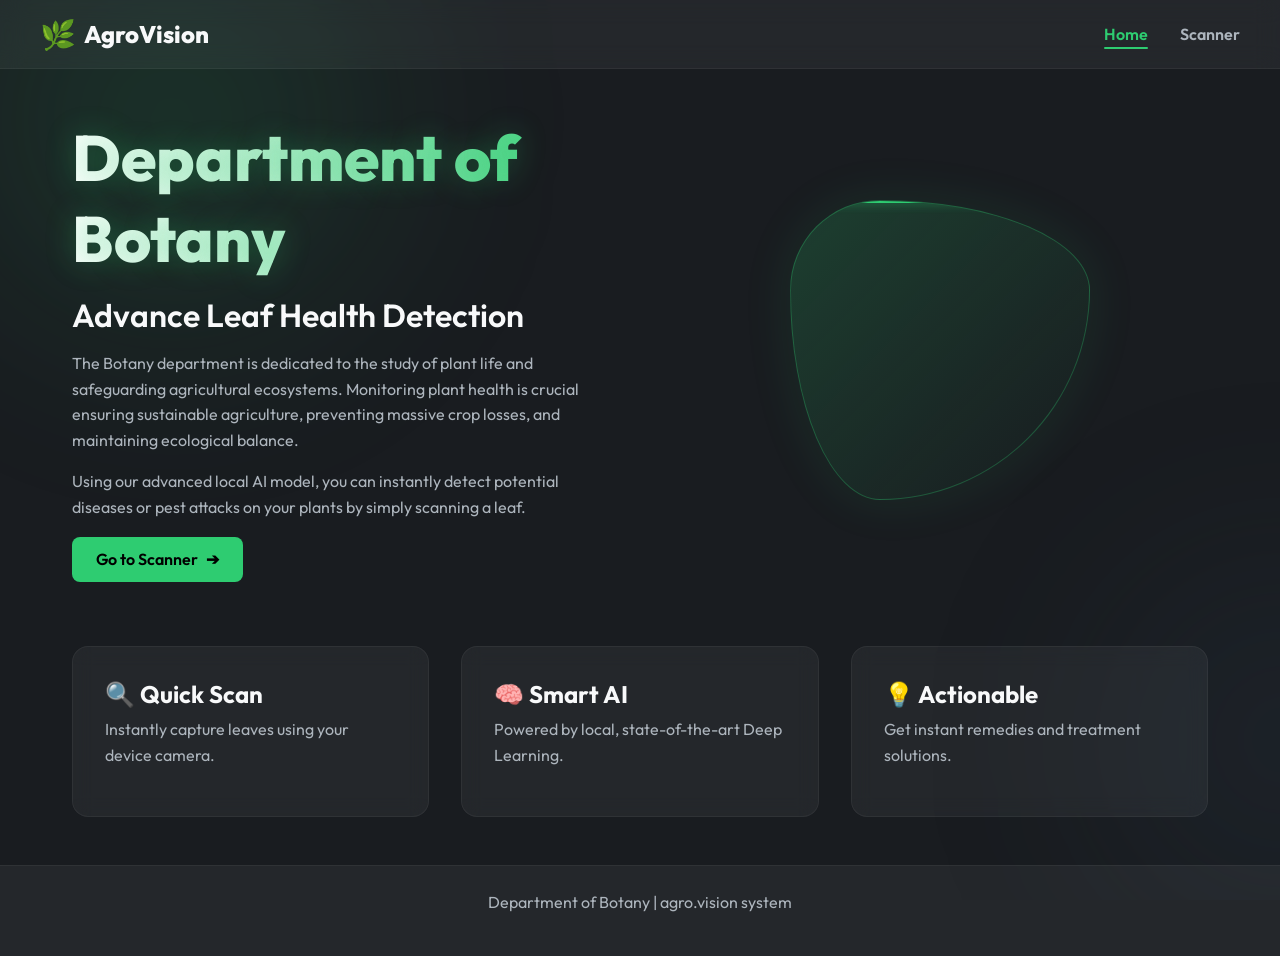
<file: index.html>
<!DOCTYPE html>
<html lang="en">
<head>
    <meta charset="UTF-8">
    <meta name="viewport" content="width=device-width, initial-scale=1.0">
    <title>AgroVision - Leaf Health Detection System</title>
    <!-- Use Google Fonts -->
    <link rel="preconnect" href="https://fonts.googleapis.com">
    <link rel="preconnect" href="https://fonts.gstatic.com" crossorigin>
    <link href="https://fonts.googleapis.com/css2?family=Outfit:wght@300;400;600;800&display=swap" rel="stylesheet">
    <!-- Link to Custom CSS -->
    <link rel="stylesheet" href="css/style.css">
</head>
<body>
    <div class="background-blobs">
        <div class="blob blob-1"></div>
        <div class="blob blob-2"></div>
    </div>

    <!-- Navigation Bar -->
    <nav class="navbar">
        <div class="nav-container">
            <a href="index.html" class="logo">
                <span class="logo-icon">🌿</span>
                <span class="logo-text">AgroVision</span>
            </a>
            <ul class="nav-links">
                <li><a href="index.html" class="active">Home</a></li>
                <li><a href="scanner.html">Scanner</a></li>
            </ul>
        </div>
    </nav>

    <!-- Main Content Block -->
    <main class="main-content">
        <section class="hero">
            <div class="hero-content">
                <h1 class="glow-text">Department of Botany</h1>
                <h2>Advance Leaf Health Detection</h2>
                <p class="botany-desc">
                    The Botany department is dedicated to the study of plant life and safeguarding agricultural ecosystems.
                    Monitoring plant health is crucial ensuring sustainable agriculture, preventing massive crop losses, and 
                    maintaining ecological balance.
                </p>
                <p class="botany-subdesc">
                    Using our advanced local AI model, you can instantly detect potential diseases or pest attacks 
                    on your plants by simply scanning a leaf.
                </p>
                <a href="scanner.html" class="btn btn-primary cta-btn">
                    Go to Scanner
                    <span class="btn-icon">➔</span>
                </a>
            </div>
            
            <div class="hero-image">
                <div class="leaf-graphic">
                    <div class="scanner-line"></div>
                </div>
            </div>
        </section>

        <section class="features">
            <div class="feature-card">
                <h3>🔍 Quick Scan</h3>
                <p>Instantly capture leaves using your device camera.</p>
            </div>
            <div class="feature-card">
                <h3>🧠 Smart AI</h3>
                <p>Powered by local, state-of-the-art Deep Learning.</p>
            </div>
            <div class="feature-card">
                <h3>💡 Actionable</h3>
                <p>Get instant remedies and treatment solutions.</p>
            </div>
        </section>
    </main>

    <!-- Footer -->
    <footer>
        <p>Department of Botany | agro.vision system</p>
    </footer>

    <!-- Link to Vanilla JS -->
    <script src="js/main.js"></script>
</body>
</html>
</file>
<file: css/style.css>
:root {
    --primary-color: #2ECC71;
    --primary-dark: #27AE60;
    --secondary-color: #34495E;
    --background: #191c20;
    --surface-glass: rgba(255, 255, 255, 0.05);
    --surface-solid: rgba(25, 28, 32, 0.8);
    --text-primary: #f8f9fa;
    --text-sec: #adb5bd;
    --danger: #FF5252;
    --warning: #FFCA28;
    --success: #66BB6A;
}

* {
    margin: 0;
    padding: 0;
    box-sizing: border-box;
    font-family: 'Outfit', sans-serif;
}

body {
    background-color: var(--background);
    color: var(--text-primary);
    overflow-x: hidden;
    position: relative;
    min-height: 100vh;
    display: flex;
    flex-direction: column;
}

/* Background Blobs for Glassmorphism Context */
.background-blobs {
    position: fixed;
    top: 0; left: 0; width: 100%; height: 100%;
    z-index: -1;
    overflow: hidden;
}

.blob {
    position: absolute;
    border-radius: 50%;
    filter: blur(100px);
    opacity: 0.6;
    animation: float 20s infinite ease-in-out;
}

.blob-1 {
    width: 600px; height: 600px;
    background: radial-gradient(circle, rgba(46,204,113,0.3) 0%, rgba(25,28,32,0) 70%);
    top: -20%; left: -10%;
}

.blob-2 {
    width: 500px; height: 500px;
    background: radial-gradient(circle, rgba(52,73,94,0.4) 0%, rgba(25,28,32,0) 70%);
    bottom: -10%; right: -20%;
    animation-delay: -10s;
}

@keyframes float {
    0% { transform: translateY(0) scale(1); }
    50% { transform: translateY(-50px) scale(1.05); }
    100% { transform: translateY(0) scale(1); }
}

/* Navbar */
.navbar {
    padding: 1rem 2rem;
    background: var(--surface-glass);
    backdrop-filter: blur(12px);
    -webkit-backdrop-filter: blur(12px);
    border-bottom: 1px solid rgba(255,255,255,0.05);
    position: sticky; top: 0; z-index: 100;
}

.nav-container {
    max-width: 1200px;
    margin: 0 auto;
    display: flex;
    justify-content: space-between;
    align-items: center;
}

.logo {
    text-decoration: none;
    color: var(--text-primary);
    display: flex;
    align-items: center;
    gap: 0.5rem;
    font-weight: 800;
    font-size: 1.5rem;
}

.logo-icon { font-size: 1.8rem; }

.nav-links {
    list-style: none;
    display: flex;
    gap: 2rem;
}

.nav-links a {
    text-decoration: none;
    color: var(--text-sec);
    font-weight: 600;
    transition: 0.3s;
    position: relative;
}

.nav-links a:hover, .nav-links a.active {
    color: var(--primary-color);
}

.nav-links a.active::after {
    content: '';
    position: absolute;
    bottom: -5px; left: 0; right: 0;
    height: 2px;
    background: var(--primary-color);
    border-radius: 2px;
}

/* Typography & Basics */
h1.glow-text {
    font-size: 4rem;
    font-weight: 800;
    background: linear-gradient(90deg, #fff, var(--primary-color));
    -webkit-background-clip: text;
    -webkit-text-fill-color: transparent;
    text-shadow: 0 0 30px rgba(46,204,113,0.3);
    margin-bottom: 1rem;
}
h2 { font-size: 2rem; margin-bottom: 1rem; font-weight: 600; }
h3 { font-size: 1.5rem; margin-bottom: 0.5rem; }
p { color: var(--text-sec); line-height: 1.6; margin-bottom: 1rem; }

.text-primary { color: var(--primary-color); }
.text-large { font-size: 1.5rem; font-weight: 600; }

/* Buttons */
.btn {
    display: inline-flex;
    align-items: center; justify-content: center;
    gap: 0.5rem;
    padding: 0.8rem 1.5rem;
    border-radius: 8px;
    border: none;
    font-size: 1rem; font-weight: 600;
    cursor: pointer;
    transition: all 0.3s ease;
    text-decoration: none;
    font-family: inherit;
}
.btn:disabled {
    opacity: 0.5; cursor: not-allowed;
    pointer-events: none;
}
.btn-primary {
    background: var(--primary-color);
    color: #000;
}
.btn-primary:hover {
    background: var(--primary-dark);
    transform: translateY(-2px);
    box-shadow: 0 5px 15px rgba(46,204,113,0.4);
}
.btn-secondary {
    background: rgba(255,255,255,0.1);
    color: var(--text-primary);
    border: 1px solid rgba(255,255,255,0.2);
}
.btn-secondary:hover { background: rgba(255,255,255,0.2); }
.btn-large { width: 100%; padding: 1rem; font-size: 1.2rem; }
.mt-20 { margin-top: 20px; }

/* Layout Main Block */
.main-content {
    flex: 1;
    max-width: 1200px;
    margin: 0 auto;
    padding: 3rem 2rem;
    width: 100%;
}
footer {
    text-align: center;
    padding: 1.5rem;
    color: var(--text-sec);
    border-top: 1px solid rgba(255,255,255,0.05);
    background: var(--surface-glass);
}

/* Home Hero Setup */
.hero {
    display: flex;
    align-items: center;
    justify-content: space-between;
    gap: 4rem;
    margin-bottom: 4rem;
}
.hero-content { flex: 1; }
.hero-image {
    flex: 1;
    display: flex;
    justify-content: center;
}
.leaf-graphic {
    width: 300px; height: 300px;
    background: linear-gradient(135deg, rgba(46,204,113,0.2), rgba(25,28,32,0));
    border: 1px solid rgba(46,204,113,0.3);
    border-radius: 30% 70% 70% 30% / 30% 30% 70% 70%;
    position: relative;
    box-shadow: 0 0 50px rgba(46,204,113,0.1);
    animation: morph 8s ease-in-out infinite;
    overflow: hidden;
}
.scanner-line {
    position: absolute;
    top: 0; left: 0; right: 0; height: 2px;
    background: var(--primary-color);
    box-shadow: 0 0 10px var(--primary-color);
    animation: scan 3s infinite linear;
}
@keyframes morph {
    0% { border-radius: 30% 70% 70% 30% / 30% 30% 70% 70%; }
    50% { border-radius: 70% 30% 30% 70% / 70% 70% 30% 30%; }
    100% { border-radius: 30% 70% 70% 30% / 30% 30% 70% 70%; }
}
@keyframes scan {
    0% { top: -10%; opacity: 0; }
    20% { opacity: 1; }
    80% { opacity: 1; }
    100% { top: 110%; opacity: 0; }
}

.features {
    display: grid;
    grid-template-columns: repeat(3, 1fr);
    gap: 2rem;
}
.feature-card {
    background: var(--surface-glass);
    padding: 2rem;
    border-radius: 16px;
    border: 1px solid rgba(255,255,255,0.05);
    backdrop-filter: blur(10px);
    transition: 0.3s;
}
.feature-card:hover { transform: translateY(-5px); border-color: rgba(46,204,113,0.3); }

/* Glassmorphism Cards */
.card {
    background: var(--surface-glass);
    border-radius: 16px;
    border: 1px solid rgba(255,255,255,0.05);
    padding: 2rem;
    backdrop-filter: blur(10px);
}

/* Scanner Page */
.scanner-container { max-width: 1000px; margin: 0 auto; }
.scanner-header { text-align: center; margin-bottom: 2rem; }
.scanner-grid {
    display: grid;
    grid-template-columns: 1fr 1fr;
    gap: 2rem;
}
@media (max-width: 768px) {
    .scanner-grid, .features, .hero { grid-template-columns: 1fr; flex-direction: column; text-align: center; }
    .hero-content { order: 2; }
    .hero-image { order: 1; }
    h1.glow-text { font-size: 2.5rem; }
}

.media-container {
    width: 100%; aspect-ratio: 4/3;
    background: #000;
    border-radius: 12px;
    overflow: hidden;
    position: relative;
    border: 1px solid rgba(255,255,255,0.1);
    margin-bottom: 1.5rem;
    display: flex; align-items: center; justify-content: center;
}
.media-container video, .media-container img, .media-container canvas {
    width: 100%; height: 100%; object-fit: contain;
}
.placeholder-content {
    text-align: center; color: var(--text-sec);
}
.placeholder-content .icon { font-size: 2rem; display: block; margin-bottom: 0.5rem;}

.controls {
    display: flex; flex-direction: column; gap: 1rem;
}
.divider { display: flex; align-items: center; font-size: 0.8rem; color: var(--text-sec); }
.divider::before, .divider::after { content: ''; flex: 1; height: 1px; background: rgba(255,255,255,0.1); margin: 0 10px; }
.file-upload-label { width: 100%; text-align: center; display: block; box-sizing: border-box; }

/* Result Pane */
.scanner-result { position: relative; display: flex; flex-direction: column; }
.scanner-result.disabled { opacity: 0.8; }
.waiting-state, .loading-overlay {
    position: absolute;
    top: 50%; left: 50%; transform: translate(-50%, -50%);
    text-align: center; width: 100%;
}
.icon-large { font-size: 3rem; opacity: 0.5; margin-bottom: 1rem; display: block; }
.spinner {
    width: 40px; height: 40px;
    border: 4px solid rgba(46,204,113,0.2);
    border-top: 4px solid var(--primary-color);
    border-radius: 50%;
    animation: spin 1s linear infinite;
    margin: 0 auto 1rem;
}
@keyframes spin { 0% { transform: rotate(0deg); } 100% { transform: rotate(360deg); } }

/* Toggle */
.lang-toggle-container {
    display: flex; align-items: center; gap: 10px;
    justify-content: flex-end; margin-bottom: 1rem;
}
.switch { position: relative; display: inline-block; width: 44px; height: 24px; }
.switch input { opacity: 0; width: 0; height: 0; }
.slider { position: absolute; cursor: pointer; top: 0; left: 0; right: 0; bottom: 0; background-color: var(--secondary-color); transition: .4s; }
.slider:before { position: absolute; content: ""; height: 18px; width: 18px; left: 3px; bottom: 3px; background-color: white; transition: .4s; }
input:checked + .slider { background-color: var(--primary-color); }
input:checked + .slider:before { transform: translateX(20px); }
.slider.round { border-radius: 34px; }
.slider.round:before { border-radius: 50%; }

.lang-label { font-size: 0.9rem; color: var(--text-sec); }
.tamil-text { font-family: sans-serif; } /* Fallback for Tamil rendering */

.health-status { margin-bottom: 2rem; display: flex; justify-content: space-between; align-items: center; border-bottom: 1px solid rgba(255,255,255,0.1); padding-bottom: 1rem; }
.confidence-badge { background: rgba(255,255,255,0.1); padding: 5px 10px; border-radius: 20px; font-size: 0.9rem; }
.disease-info, .solution-info { margin-bottom: 1.5rem; }
.disease-info h4, .solution-info h4 { color: var(--text-sec); text-transform: uppercase; font-size: 0.8rem; letter-spacing: 1px; margin-bottom: 0.5rem; }
.remedy-list { list-style: none; }
.remedy-list li { background: rgba(52,73,94,0.3); padding: 1rem; border-radius: 8px; border-left: 4px solid var(--primary-color); }
</file>
